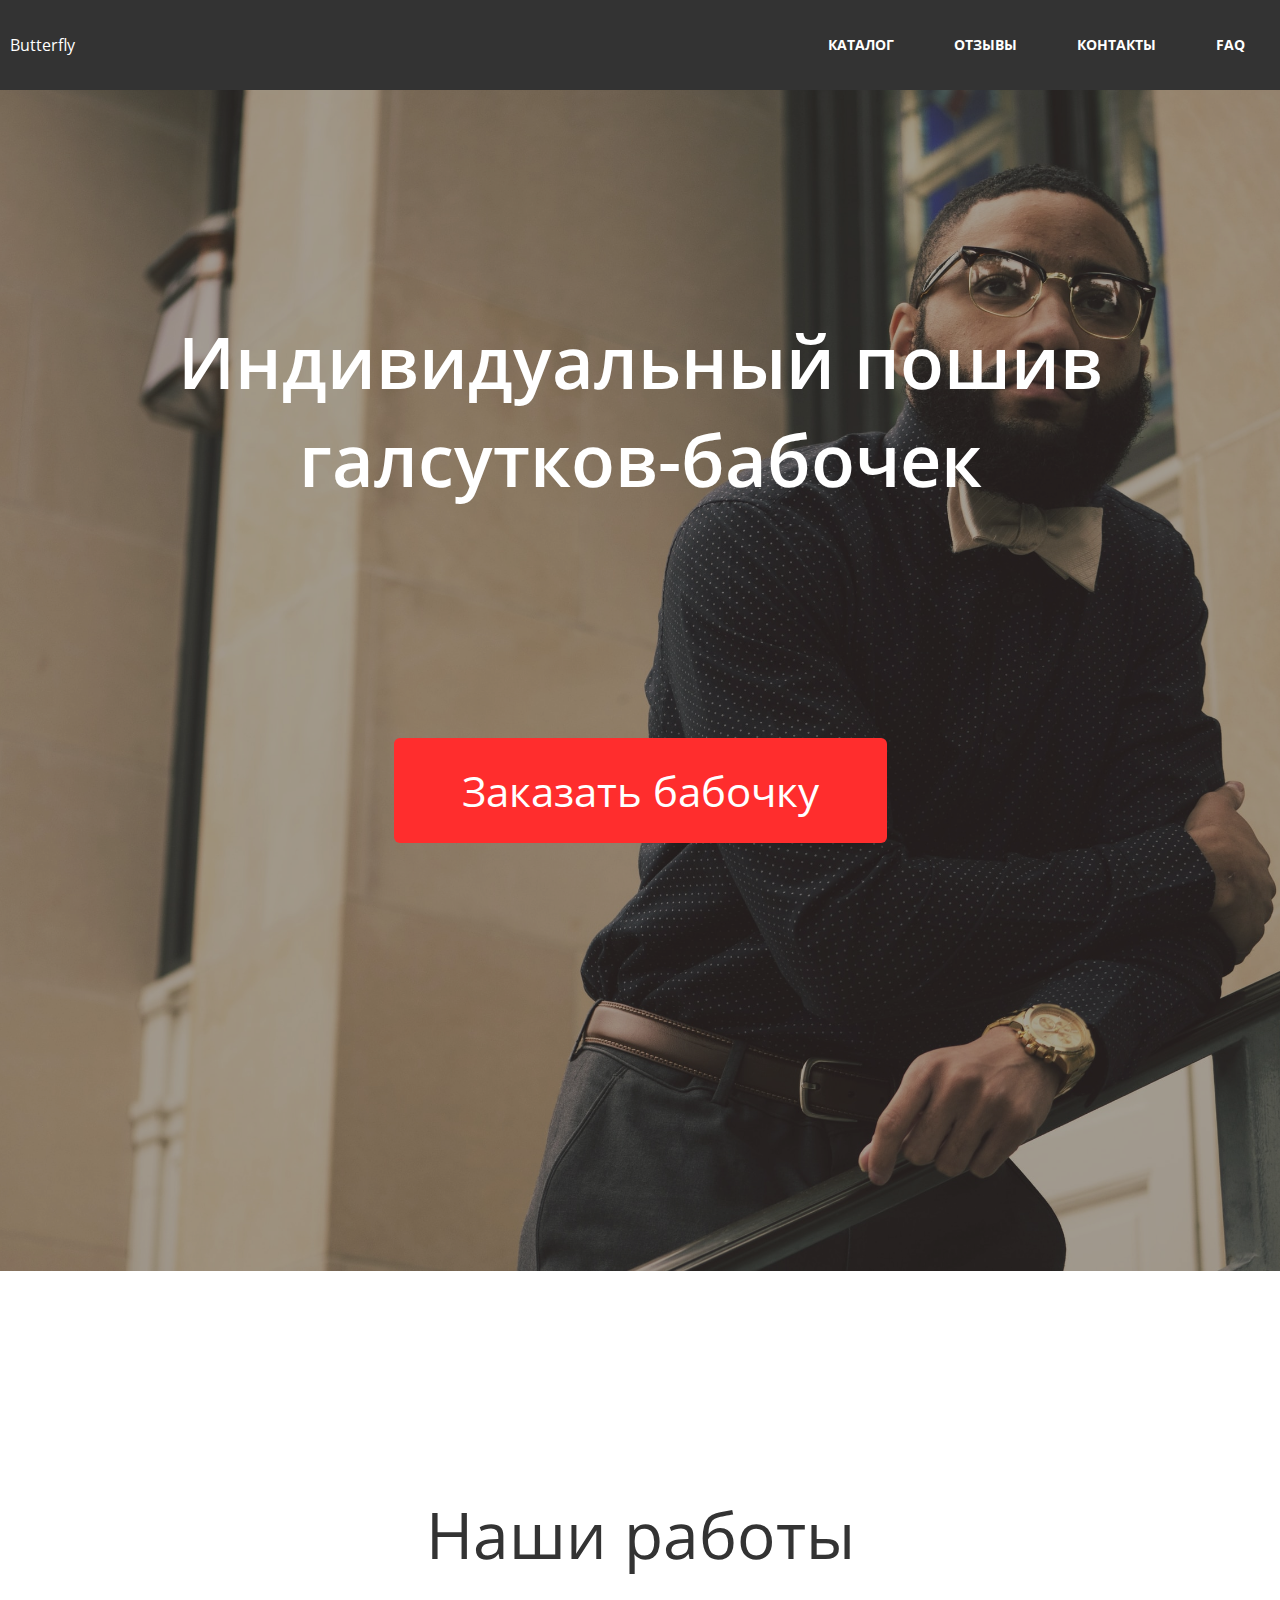
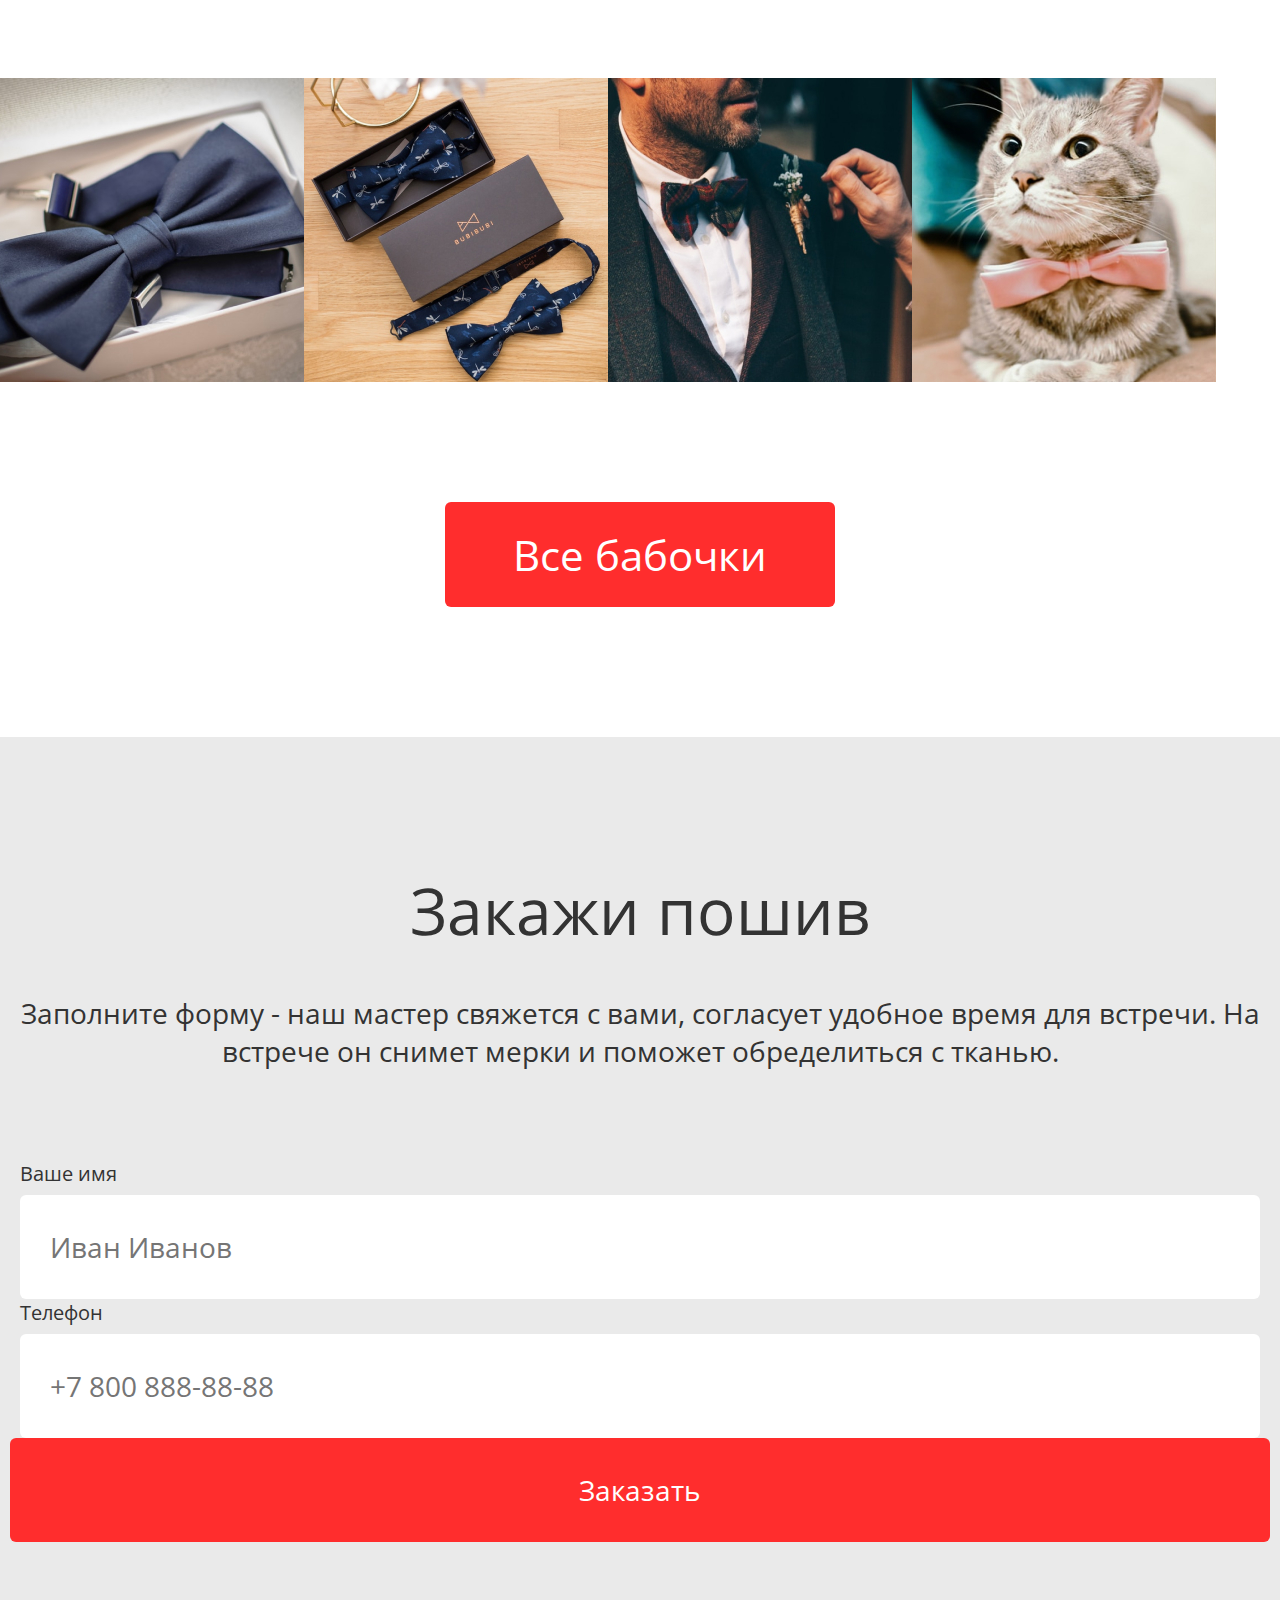
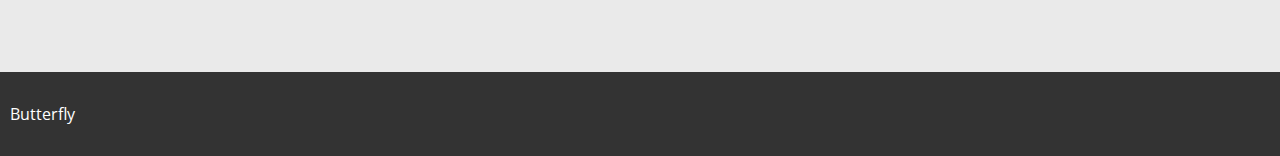
<file: www/index.html>
<!doctype html>
<html lang="ru">

<head>
  <meta charset="UTF-8">
  <meta name="viewport" content="width=device-width, initial-scale=1.0">
  <title>Мой первый проект</title>
  <link rel="stylesheet" href="style/style.css">
</head>

<body>
  <header class="header">
    <div class="header-inner">
      <div class="header-wrap">
        <a href="#" class="main-logo">Butterfly</a>

        <nav class="main-nav">
          <ul>
            <li><a href="#">Каталог</a></li>
            <li><a href="#">Отзывы</a></li>
            <li><a href="#">Контакты</a></li>
            <li><a href="#">FAQ</a></li>
          </ul>
        </nav>


      </div>
    </div>
  </header>

  <main>

    <section class="order-lead">
      <div class="order-lead-fade">
        <div class="order-lead-inner">

          <span class="background-span">Фото бабочки на модели</span>

          <h1 class="order-lead-title">Индивидуальный пошив галсутков-бабочек</h1>

          <div class="order-lead-btn">
            <button class="btn" type="submit">Заказать бабочку</button>
          </div>

        </div>
      </div>
    </section>

    <section class="portfolio">
      <div class="portfolio-inner">

        <h2 class="portfolio-title">Наши работы</h2>


        <div class="portfolio-wrap">

          <div class="photo-wrap">
            <img src="images/portfolio-b-blue.jpg" alt="Фото бабочки в упаковке" class="portfolio-photo">
            <!-- <p class="portfolio-title">Бабочка такая</p> -->
          </div>

          <div class="pic-wrap">
            <img src="images/portfolio-b-ornament.jpg" alt="Фото бабочки в упаковке" class="portfolio-photo">
            <!-- <p class="portfolio-title">Бабочка растакая</p> -->
          </div>

          <div class="pic-wrap">
            <img src="images/portfolio-b-model.jpg" alt="Фото бабочки на человеке" class="portfolio-photo">
            <!-- <p class="portfolio-title">Бабочка сякая</p> -->
          </div>

          <div class="pic-wrap">
            <img src="images/portfolio-b-cat.jpg" alt="Фото бабочки на коте" class="portfolio-photo">
            <!-- <p class="portfolio-title">Кривая</p> -->
          </div>
        </div>

        <div class="order-btn">
          <button class="btn" type="submit">Все бабочки</button>
        </div>
      </div>
    </section>

    <section class="order">
      <div class="order-inner-fade">
        <div class="order-inner">


          <h2 class="order-title">Закажи пошив</h2>

          <p class="order-discription">Заполните форму - наш мастер свяжется с вами, согласует удобное время для
            встречи. На встрече он снимет мерки и поможет обределиться с тканью.</p>

          <form action="#" method="POST" class="form-order">
            <div class="form-order-field">
              <label for="name" class="form-order-label">
                Ваше имя
              </label>
              <input id="name" name="name" type="text" placeholder="Иван Иванов" class="form-order-input">
            </div>

            <div class="form-order-field">
              <label for="phone" class="form-order-label">
                Телефон
              </label>
              <input id="phone" name="phone" type="text" placeholder="+7 800 888-88-88" class="form-order-input">
            </div>

            <div class="form-order-field-btn">
              <button class="btn btn-order" type="submit">Заказать</button>
            </div>

          </form>

        </div>
      </div>
      </div>
    </section>

  </main>

  <footer class="footer">
    <div class="footer-inner">
      <div class="footer-wrap">
        <a href="#" class="main-logo">Butterfly</a>

    </div>

  </footer>

  <script src="scripts/script.js"></script>
</body>

</html>
</file>
<file: www/style/style.css>
/* open-sans-300 - latin_cyrillic */
@font-face {
  font-family: "Open Sans";
  font-style: normal;
  font-weight: 300;
  src: local(""), url("../fonts/open-sans-v27-latin_cyrillic-300.woff2") format("woff2"), url("../fonts/open-sans-v27-latin_cyrillic-300.woff") format("woff");
  /* Chrome 6+, Firefox 3.6+, IE 9+, Safari 5.1+ */
}
/* open-sans-regular - latin_cyrillic */
@font-face {
  font-family: "Open Sans";
  font-style: normal;
  font-weight: 400;
  src: local(""), url("../fonts/open-sans-v27-latin_cyrillic-regular.woff2") format("woff2"), url("../fonts/open-sans-v27-latin_cyrillic-regular.woff") format("woff");
  /* Chrome 6+, Firefox 3.6+, IE 9+, Safari 5.1+ */
}
/* open-sans-600 - latin_cyrillic */
@font-face {
  font-family: "Open Sans";
  font-style: normal;
  font-weight: 600;
  src: local(""), url("../fonts/open-sans-v27-latin_cyrillic-600.woff2") format("woff2"), url("../fonts/open-sans-v27-latin_cyrillic-600.woff") format("woff");
  /* Chrome 6+, Firefox 3.6+, IE 9+, Safari 5.1+ */
}
/* open-sans-700 - latin_cyrillic */
@font-face {
  font-family: "Open Sans";
  font-style: normal;
  font-weight: 700;
  src: local(""), url("../fonts/open-sans-v27-latin_cyrillic-700.woff2") format("woff2"), url("../fonts/open-sans-v27-latin_cyrillic-700.woff") format("woff");
  /* Chrome 6+, Firefox 3.6+, IE 9+, Safari 5.1+ */
}
body {
  font-family: "Open Sans", sans-serif;
  color: #fff;
}

* {
  box-sizing: border-box;
}

body {
  margin: 0;
}

a {
  color: inherit;
  text-decoration: none;
}

img {
  display: block;
  width: 100%;
}

.logo {
  color: inherit;
  font-size: 42px;
  line-height: 57px;
  font-weight: 600;
  text-decoration: none;
}
@media (max-width: 1279px) {
  .logo {
    font-size: 36px;
    line-height: 49px;
  }
}
@media (max-width: 767px) {
  .logo {
    font-size: 28px;
    line-height: 38px;
  }
}

/* Slider */
.slick-slider {
  position: relative;
  display: block;
  box-sizing: border-box;
  -webkit-touch-callout: none;
  -webkit-user-select: none;
  -khtml-user-select: none;
  -moz-user-select: none;
  -ms-user-select: none;
  user-select: none;
  -ms-touch-action: pan-y;
  touch-action: pan-y;
  -webkit-tap-highlight-color: transparent;
}

.slick-list {
  position: relative;
  overflow: hidden;
  display: block;
  margin: 0;
  padding: 0;
}
.slick-list:focus {
  outline: none;
}
.slick-list.dragging {
  cursor: pointer;
  cursor: hand;
}

.slick-slider .slick-track,
.slick-slider .slick-list {
  -webkit-transform: translate3d(0, 0, 0);
  -moz-transform: translate3d(0, 0, 0);
  -ms-transform: translate3d(0, 0, 0);
  -o-transform: translate3d(0, 0, 0);
  transform: translate3d(0, 0, 0);
}

.slick-track {
  position: relative;
  left: 0;
  top: 0;
  display: block;
  margin-left: auto;
  margin-right: auto;
}
.slick-track:before, .slick-track:after {
  content: "";
  display: table;
}
.slick-track:after {
  clear: both;
}
.slick-loading .slick-track {
  visibility: hidden;
}

.slick-slide {
  float: left;
  height: 100%;
  min-height: 1px;
  display: none;
}
[dir=rtl] .slick-slide {
  float: right;
}
.slick-slide img {
  display: block;
}
.slick-slide.slick-loading img {
  display: none;
}
.slick-slide.dragging img {
  pointer-events: none;
}
.slick-initialized .slick-slide {
  display: block;
}
.slick-loading .slick-slide {
  visibility: hidden;
}
.slick-vertical .slick-slide {
  display: block;
  height: auto;
  border: 1px solid transparent;
}

.slick-arrow.slick-hidden {
  display: none;
}

.promo {
  padding: 50px 0;
  background-color: lightsteelblue;
}

.promo-inner {
  margin: 0 auto;
  width: 1024px;
}
@media (max-width: 1279px) {
  .promo-inner {
    width: auto;
    max-width: 1024px;
  }
}

.promo-ttl {
  font-size: 48px;
  font-weight: 400;
}
@media (max-width: 1279px) {
  .promo-ttl {
    font-size: 32px;
  }
}
@media (max-width: 669px) {
  .promo-ttl {
    font-size: 20px;
  }
}

.header {
  position: fixed;
  top: 0;
  left: 0;
  z-index: 10000;
  width: 100%;
  background-color: #333333;
}
@media (max-width: 767px) {
  .header {
    padding: 16px 0;
  }
}

.header-inner {
  max-width: 1296px;
  margin: 0 auto;
  padding-left: 10px;
  padding-right: 10px;
}

.header-wrap {
  display: flex;
  justify-content: space-between;
  align-items: center;
}

.burger {
  display: none;
  border: none;
  background-color: #333333;
}
@media (max-width: 767px) {
  .burger {
    position: relative;
    display: block;
    width: 30px;
    height: 30px;
    border-top: 3px solid #fff;
    border-bottom: 3px solid #fff;
  }
  .burger:before {
    content: "";
    position: absolute;
    top: 10px;
    left: 0;
    width: 100%;
    border-top: 3px solid #fff;
  }
}

@media (min-width: 768px) {
  .main-nav {
    display: block !important;
  }
}
@media (max-width: 767px) {
  .main-nav {
    position: absolute;
    top: 100%;
    left: 0;
    display: none;
    width: 100%;
    background-color: #333333;
  }
}
.main-nav ul {
  display: flex;
  margin: 0;
  padding: 0;
  list-style: none;
}
@media (max-width: 767px) {
  .main-nav ul {
    display: block;
    padding: 25px 0;
    text-align: center;
  }
}
@media (max-width: 767px) {
  .main-nav li {
    margin-top: 10px;
  }
  .main-nav li:first-child {
    margin-top: 0;
  }
}
.main-nav a {
  display: block;
  margin-left: 10px;
  padding: 33px 25px;
  font-size: 14px;
  line-height: 24px;
  font-weight: 700;
  text-transform: uppercase;
}
.main-nav a:hover {
  background-color: #FF2D2D;
}
@media (max-width: 767px) {
  .main-nav a {
    display: inline-block;
    width: 100%;
    margin: 0;
    padding: 8px 25px;
  }
}
.main-nav a.active {
  background-color: #FF2D2D;
}

.btn {
  display: inline-block;
  padding: 24px 68px;
  font-family: "Open Sans", sans-serif;
  color: inherit;
  font-size: 42px;
  line-height: 57px;
  font-weight: 400;
  text-align: center;
  text-decoration: none;
  border: none;
  border-radius: 6px;
  background-color: #FF2D2D;
}
@media (max-width: 1279px) {
  .btn {
    padding: 24px 68px;
    font-size: 42px;
    line-height: 57px;
  }
}
@media (max-width: 767px) {
  .btn {
    padding: 20px 35px;
    font-size: 24px;
    line-height: 33px;
  }
}

.order-lead {
  text-align: center;
  background-image: url("../images/order-back.jpg");
  background-size: cover;
  background-position: top;
}

.order-lead-fade {
  padding-top: 290px;
  padding-bottom: 214px;
  background-color: rgba(51, 51, 51, 0.4);
}
@media (max-width: 1279px) {
  .order-lead-fade {
    padding-top: 270px;
    padding-bottom: 190px;
  }
}
@media (max-width: 767px) {
  .order-lead-fade {
    padding-top: 180px;
    padding-bottom: 100px;
  }
}

.order-lead-inner {
  max-width: 1296px;
  margin: 0 auto;
  padding-left: 10px;
  padding-right: 10px;
}

.order-lead-title {
  margin: 0;
  padding-bottom: 130px;
  font-size: 72px;
  line-height: 98px;
  font-weight: 600;
}
@media (max-width: 1279px) {
  .order-lead-title {
    padding-bottom: 100px;
    font-size: 54px;
    line-height: 74px;
  }
}
@media (max-width: 767px) {
  .order-lead-title {
    padding-bottom: 80px;
    font-size: 32px;
    line-height: 44px;
  }
}

.order-lead-btn {
  padding-top: 100px;
  padding-bottom: 214px;
}

.background-span {
  opacity: 0;
  font-size: 1px;
}

.portfolio {
  padding-top: 220px;
  padding-left: 0;
  padding-right: 0;
  padding-bottom: 130px;
  text-align: center;
}
@media (max-width: 1279px) {
  .portfolio {
    padding: 110px 0;
  }
}
@media (max-width: 767px) {
  .portfolio {
    padding: 80px 0;
  }
}

.portfolio-inner {
  max-width: 1296px;
  margin: 0 auto;
  padding-left: 10px;
  padding-right: 10px;
}

.portfolio-title {
  margin: 0;
  color: #333333;
  font-size: 64px;
  line-height: 87px;
  font-weight: 400;
  text-align: center;
  margin-bottom: 100px;
}
@media (max-width: 1279px) {
  .portfolio-title {
    font-size: 60px;
    line-height: 82px;
  }
}
@media (max-width: 767px) {
  .portfolio-title {
    font-size: 36px;
    line-height: 49px;
  }
}
@media (max-width: 1279px) {
  .portfolio-title {
    margin-bottom: 80px;
  }
}
@media (max-width: 767px) {
  .portfolio-title {
    margin-bottom: 60px;
  }
}

.portfolio-wrap {
  display: flex;
  flex-wrap: wrap;
  margin-right: -10px;
  margin-left: -10px;
  padding-bottom: 120px;
}
@media (max-width: 1279px) {
  .portfolio-wrap {
    flex-wrap: wrap;
    padding-bottom: 60px;
  }
}
@media (max-width: 767px) {
  .portfolio-wrap {
    display: block;
    padding-bottom: 60px;
  }
}

.portfolio-pic {
  display: inline-block;
  padding: 10px;
  flex-basis: 25%;
}
@media (max-width: 1279px) {
  .portfolio-pic {
    flex-basis: 50%;
  }
}
@media (max-width: 767px) {
  .portfolio-pic:first-child {
    padding-top: 0;
  }
  .portfolio-pic:last-child {
    padding-bottom: 0;
  }
}

.portfolio-figure {
  position: relative;
  margin: 0;
}

.portfolio-pic-text {
  position: absolute;
  bottom: 0;
  left: 0;
  width: 100%;
  margin: 0;
  padding: 15px 0;
  font-size: 24px;
  line-height: 33px;
  font-weight: 400;
  background-color: rgba(0, 0, 0, 0.4);
}

.order-inner-fade {
  padding: 130px 0;
  color: #333333;
  background-color: rgba(51, 51, 51, 0.1);
}
@media (max-width: 1279px) {
  .order-inner-fade {
    padding: 120px 0;
  }
}
@media (max-width: 767px) {
  .order-inner-fade {
    padding: 90px 0;
  }
}

.order-inner {
  max-width: 1296px;
  margin: 0 auto;
  padding-left: 10px;
  padding-right: 10px;
}

.order-title {
  margin: 0;
  color: #333333;
  font-size: 64px;
  line-height: 87px;
  font-weight: 400;
  text-align: center;
  margin-bottom: 40px;
}
@media (max-width: 1279px) {
  .order-title {
    font-size: 60px;
    line-height: 82px;
  }
}
@media (max-width: 767px) {
  .order-title {
    font-size: 36px;
    line-height: 49px;
  }
}
@media (max-width: 767px) {
  .order-title {
    margin-bottom: 20px;
  }
}

.order-discription {
  margin-top: 0;
  margin-bottom: 90px;
  font-size: 28px;
  line-height: 38px;
  font-weight: 400;
  text-align: center;
}
@media (max-width: 767px) {
  .order-discription {
    margin-bottom: 60px;
    font-size: 18px;
    line-height: 25px;
  }
}

.order-form {
  display: flex;
  align-items: flex-end;
  margin-right: -10px;
  margin-left: -10px;
}
@media (max-width: 1279px) {
  .order-form {
    flex-wrap: wrap;
  }
}
@media (max-width: 767px) {
  .order-form {
    display: block;
  }
}

.form-order-field {
  flex-basis: 33.33%;
  padding: 0 10px;
}
@media (max-width: 1279px) {
  .form-order-field {
    flex-basis: 50%;
    padding-bottom: 40px;
  }
}
@media (max-width: 767px) {
  .form-order-field {
    padding-bottom: 30px;
  }
}

.form-order-label {
  display: inline-block;
  padding-bottom: 8px;
  font-size: 20px;
  line-height: 27px;
  font-weight: 400;
}

.form-order-input {
  width: 100%;
  padding: 35px 30px;
  color: #333333;
  font-family: inherit;
  font-size: 28px;
  line-height: 34px;
  font-weight: 400;
  border: none;
  border-radius: 6px;
  background-color: #fff;
}

@media (max-width: 1279px) {
  .form-order-field-btn {
    flex-basis: 100%;
  }
}

.btn-order {
  width: 100%;
  padding: 35px 0;
  color: #fff;
  font-size: 28px;
  line-height: 34px;
  cursor: pointer;
}
@media (max-width: 1279px) {
  .btn-order {
    width: 100%;
  }
}

.footer {
  padding: 31px 0;
  background-color: #333333;
}
@media (max-width: 1279px) {
  .footer {
    padding: 35px 0;
  }
}
@media (max-width: 767px) {
  .footer {
    padding-top: 30px;
    padding-bottom: 35px;
    text-align: center;
  }
}

.footer-inner {
  max-width: 1296px;
  margin: 0 auto;
  padding-left: 10px;
  padding-right: 10px;
}

.footer-wrap {
  display: flex;
  align-items: center;
}
@media (max-width: 767px) {
  .footer-wrap {
    display: block;
  }
}

.footer-logo {
  margin-right: auto;
}

.footer-phone {
  margin-right: 60px;
  font-size: 28px;
  line-height: 38px;
  font-weight: 400;
}
@media (max-width: 767px) {
  .footer-phone {
    display: block;
    margin: 0;
    padding-top: 30px;
    padding-bottom: 15px;
  }
}

.social-icons {
  display: flex;
  margin: 0;
  padding: 0;
  list-style: none;
}
@media (max-width: 767px) {
  .social-icons {
    justify-content: center;
  }
}

.social-item {
  margin-right: 15px;
}
.social-item:last-child {
  margin-right: 0;
}

.social-link {
  display: block;
  width: 26px;
  height: 26px;
  background-repeat: no-repeat;
  background-position: center;
}

.social-text {
  font-size: 1px;
  opacity: 0;
}

.catalog {
  padding-top: 220px;
  padding-bottom: 130px;
}
@media (max-width: 1279px) {
  .catalog {
    padding-top: 210px;
    padding-bottom: 120px;
  }
}
@media (max-width: 767px) {
  .catalog {
    padding-top: 160px;
    padding-bottom: 90px;
  }
}

.filter {
  display: flex;
  justify-content: center;
  list-style: none;
  margin: 0;
  padding: 0;
  margin-bottom: 40px;
}
@media (max-width: 1279px) {
  .filter {
    flex-wrap: wrap;
  }
}
@media (max-width: 767px) {
  .filter {
    display: block;
  }
}

.filter-item {
  margin-right: 50px;
}
.filter-item:last-child {
  margin-right: 0;
}
@media (max-width: 1279px) {
  .filter-item {
    margin-right: 30px;
    margin-bottom: 20px;
  }
}
@media (max-width: 767px) {
  .filter-item {
    margin-right: 0;
    margin-bottom: 10px;
  }
  .filter-item:last-child {
    margin-bottom: 0;
  }
}

.filter-link {
  font-size: 22px;
  line-height: 24px;
  font-weight: 600;
  color: rgba(51, 51, 51, 0.8);
  text-transform: uppercase;
}
.filter-link.active {
  color: #FF2D2D;
}
@media (max-width: 1279px) {
  .filter-link {
    font-size: 18px;
  }
}

.faq {
  padding-top: 220px;
  padding-bottom: 130px;
}
@media (max-width: 1279px) {
  .faq {
    padding-top: 210px;
    padding-bottom: 120px;
  }
}
@media (max-width: 767px) {
  .faq {
    padding-top: 160px;
    padding-bottom: 90px;
  }
}

.faq-inner {
  max-width: 1296px;
  margin: 0 auto;
  padding-left: 10px;
  padding-right: 10px;
}

.faq-title {
  margin: 0;
  color: #333333;
  font-size: 64px;
  line-height: 87px;
  font-weight: 400;
  text-align: center;
  margin-bottom: 80px;
}
@media (max-width: 1279px) {
  .faq-title {
    font-size: 60px;
    line-height: 82px;
  }
}
@media (max-width: 767px) {
  .faq-title {
    font-size: 36px;
    line-height: 49px;
  }
}
@media (max-width: 1279px) {
  .faq-title {
    margin-bottom: 70px;
  }
}
@media (max-width: 767px) {
  .faq-title {
    margin-bottom: 50px;
  }
}

.faq-item {
  margin-bottom: 40px;
  border: 1px solid rgba(255, 45, 45, 0.2);
  border-radius: 4px;
}
.faq-item:last-child {
  margin-bottom: 0;
}
@media (max-width: 767px) {
  .faq-item {
    margin-bottom: 20px;
    box-shadow: 0px 0px 8px rgba(212, 98, 64, 0.2);
  }
}

.faq-question {
  display: flex;
  justify-content: space-between;
  padding: 25px 30px;
  width: 100%;
  font-family: "Open Sans", sans-serif, sans-serif;
  color: #152b3c;
  font-size: 36px;
  line-height: 49px;
  font-weight: 300;
  text-align: left;
  border: none;
  background-color: #fff;
  cursor: pointer;
}
@media (max-width: 1279px) {
  .faq-question {
    font-size: 32px;
    line-height: 44px;
  }
}
@media (max-width: 767px) {
  .faq-question {
    padding: 15px;
    font-size: 20px;
    line-height: 27px;
  }
}

.js-faq-icon {
  display: inline-block;
  height: 40px;
  width: 40px;
  background-image: url("/images/icon-plus.svg");
}
@media (max-width: 767px) {
  .js-faq-icon {
    height: 30px;
    width: 30px;
    background-size: 100% 100%;
  }
}

.faq-icon-minus {
  background-image: url("/images/icon-minus.svg");
  background-repeat: no-repeat;
  background-position: center;
}

.faq-answer {
  display: none;
  margin: 0;
  padding: 0 30px 30px 30px;
}
@media (max-width: 1279px) {
  .faq-answer {
    padding: 0 30px 25px 30px;
  }
}
@media (max-width: 767px) {
  .faq-answer {
    padding: 0 15px 15px 15px;
  }
}

.faq-text {
  margin: 0;
  padding-bottom: 40px;
  color: #000;
  font-size: 18px;
  line-height: 25px;
  font-weight: 300;
}
.faq-text:last-child {
  padding-bottom: 0;
}
@media (max-width: 1279px) {
  .faq-text {
    padding-bottom: 30px;
    font-size: 16px;
    line-height: 22px;
  }
}
@media (max-width: 767px) {
  .faq-text {
    padding-bottom: 20px;
    font-size: 14px;
    line-height: 19px;
  }
}

.contacts {
  padding-top: 220px;
  padding-bottom: 130px;
  color: #333333;
}
@media (max-width: 1279px) {
  .contacts {
    padding-top: 210px;
    padding-bottom: 120px;
  }
}
@media (max-width: 767px) {
  .contacts {
    padding-top: 160px;
    padding-bottom: 90px;
  }
}

.contacts-inner {
  max-width: 1296px;
  margin: 0 auto;
  padding-left: 10px;
  padding-right: 10px;
}

.contacts-title {
  margin: 0;
  color: #333333;
  font-size: 64px;
  line-height: 87px;
  font-weight: 400;
  text-align: center;
  margin-bottom: 80px;
}
@media (max-width: 1279px) {
  .contacts-title {
    font-size: 60px;
    line-height: 82px;
  }
}
@media (max-width: 767px) {
  .contacts-title {
    font-size: 36px;
    line-height: 49px;
  }
}
@media (max-width: 1279px) {
  .contacts-title {
    margin-bottom: 70px;
  }
}
@media (max-width: 767px) {
  .contacts-title {
    margin-bottom: 50px;
  }
}

.tabs {
  display: flex;
  justify-content: center;
  margin: 0;
  margin-bottom: 40px;
  padding: 0;
  list-style: none;
}
@media (max-width: 767px) {
  .tabs {
    display: block;
    text-align: center;
    margin-bottom: 30px;
  }
}

.tabs-item {
  padding: 0 25px;
}
@media (max-width: 1279px) {
  .tabs-item {
    padding: 0 15px;
  }
}
@media (max-width: 767px) {
  .tabs-item {
    margin-bottom: 20px;
    padding: 0 10px;
  }
}

.tabs-link {
  color: rgba(0, 0, 0, 0.8);
  font-size: 22px;
  line-height: 24px;
  font-weight: 600;
  text-transform: uppercase;
}
.tabs-link.active {
  color: #FF2D2D;
}

.contacts-content {
  display: none;
}
.contacts-content.active {
  display: flex;
  justify-content: space-between;
}
@media (max-width: 767px) {
  .contacts-content.active {
    display: block;
  }
}

.contacts-info {
  margin-bottom: 20px;
}

.contacts-text {
  margin-top: 0;
  margin-bottom: 20px;
  font-size: 24px;
  line-height: 33px;
  font-weight: 400;
}
.contacts-text:last-child {
  margin-bottom: 0;
}
@media (max-width: 1279px) {
  .contacts-text {
    font-size: 18px;
    line-height: 25px;
  }
}
@media (max-width: 767px) {
  .contacts-text {
    margin-bottom: 5px;
    font-size: 16px;
    line-height: 22px;
    text-align: center;
  }
}

.contacts-map {
  flex-basis: 58.33%;
}

.reviews {
  padding-top: 220px;
  padding-bottom: 130px;
}
@media (max-width: 1279px) {
  .reviews {
    padding-top: 210px;
    padding-bottom: 120px;
  }
}
@media (max-width: 767px) {
  .reviews {
    padding-top: 160px;
    padding-bottom: 90px;
  }
}

.reviews-inner {
  max-width: 1296px;
  margin: 0 auto;
  padding-left: 10px;
  padding-right: 10px;
}

.reviews-title {
  margin: 0;
  color: #333333;
  font-size: 64px;
  line-height: 87px;
  font-weight: 400;
  text-align: center;
  margin-bottom: 80px;
}
@media (max-width: 1279px) {
  .reviews-title {
    font-size: 60px;
    line-height: 82px;
  }
}
@media (max-width: 767px) {
  .reviews-title {
    font-size: 36px;
    line-height: 49px;
  }
}
@media (max-width: 1279px) {
  .reviews-title {
    margin-bottom: 70px;
  }
}
@media (max-width: 767px) {
  .reviews-title {
    margin-bottom: 50px;
  }
}

.reviews-wrap {
  display: flex;
  align-items: center;
}
@media (max-width: 767px) {
  .reviews-wrap {
    justify-content: center;
  }
}

.reviews-btn-wrap {
  flex-grow: 1;
  text-align: center;
}

.reviews-btn {
  height: 60px;
  width: 60px;
  border: none;
  background-color: #fff;
  background-size: cover;
  cursor: pointer;
}
@media (max-width: 1279px) {
  .reviews-btn {
    height: 35px;
    width: 35px;
  }
}

.reviews-content {
  flex-shrink: 0;
  width: 83.33%;
}

.reviews-slider {
  display: flex;
  justify-content: center;
  align-items: center;
  margin: 0 128px;
}
@media (max-width: 1279px) {
  .reviews-slider {
    margin: 0 20px;
  }
}
@media (max-width: 767px) {
  .reviews-slider {
    display: block;
    text-align: center;
  }
}

.reviews-img-wrap {
  flex-basis: 37.5%;
  margin-right: 20px;
}
@media (max-width: 767px) {
  .reviews-img-wrap {
    margin-right: 0;
  }
}

.reviews-img {
  height: 300px;
  width: 300px;
  border-radius: 50%;
}
@media (max-width: 1279px) {
  .reviews-img {
    height: 230px;
    width: 230px;
  }
}

.reviews-info {
  color: #333333;
}
@media (max-width: 767px) {
  .reviews-info {
    text-align: center;
  }
}

.reviews-name {
  margin: 0;
  margin-bottom: 40px;
  font-size: 48px;
  line-height: 65px;
  font-weight: 400;
}
@media (max-width: 1279px) {
  .reviews-name {
    margin-bottom: 20px;
    font-size: 36px;
    line-height: 49px;
  }
}
@media (max-width: 767px) {
  .reviews-name {
    margin-bottom: 10px;
    font-size: 24px;
    line-height: 33px;
  }
}

.reviews-text {
  margin: 0;
  font-size: 24px;
  line-height: 33px;
  font-weight: 400;
}
@media (max-width: 1279px) {
  .reviews-text {
    font-size: 18px;
    line-height: 25px;
  }
}
@media (max-width: 767px) {
  .reviews-text {
    font-size: 16px;
    line-height: 22px;
  }
}
/*# sourceMappingURL=[data-uri] */
</file>
